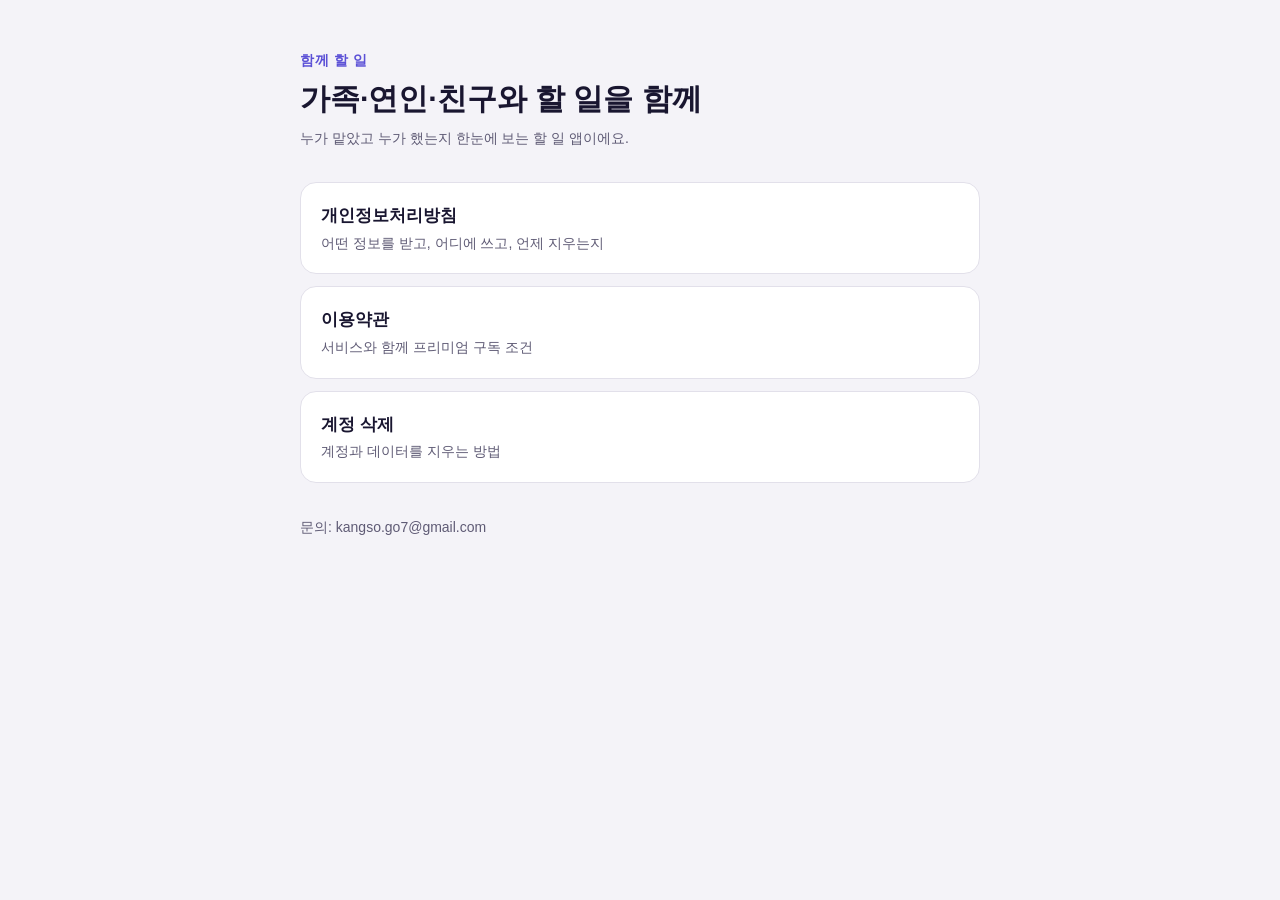
<file: index.html>
<!doctype html>
<html lang="ko">
<head>
<meta charset="utf-8">
<meta name="viewport" content="width=device-width, initial-scale=1, viewport-fit=cover">
<title>함께 할 일</title>
<link rel="stylesheet" href="style.css">
</head>
<body>
<main>
<p class="eyebrow">함께 할 일</p>
<h1>가족·연인·친구와 할 일을 함께</h1>
<p class="meta">누가 맡았고 누가 했는지 한눈에 보는 할 일 앱이에요.</p>
<div class="cards">
<a href="privacy.html">개인정보처리방침<span>어떤 정보를 받고, 어디에 쓰고, 언제 지우는지</span></a>
<a href="terms.html">이용약관<span>서비스와 함께 프리미엄 구독 조건</span></a>
<a href="delete-account.html">계정 삭제<span>계정과 데이터를 지우는 방법</span></a>
</div>
<p style="margin-top:32px;color:var(--sub);font-size:14px">문의: kangso.go7@gmail.com</p>
</main>
</body>
</html>
</file>
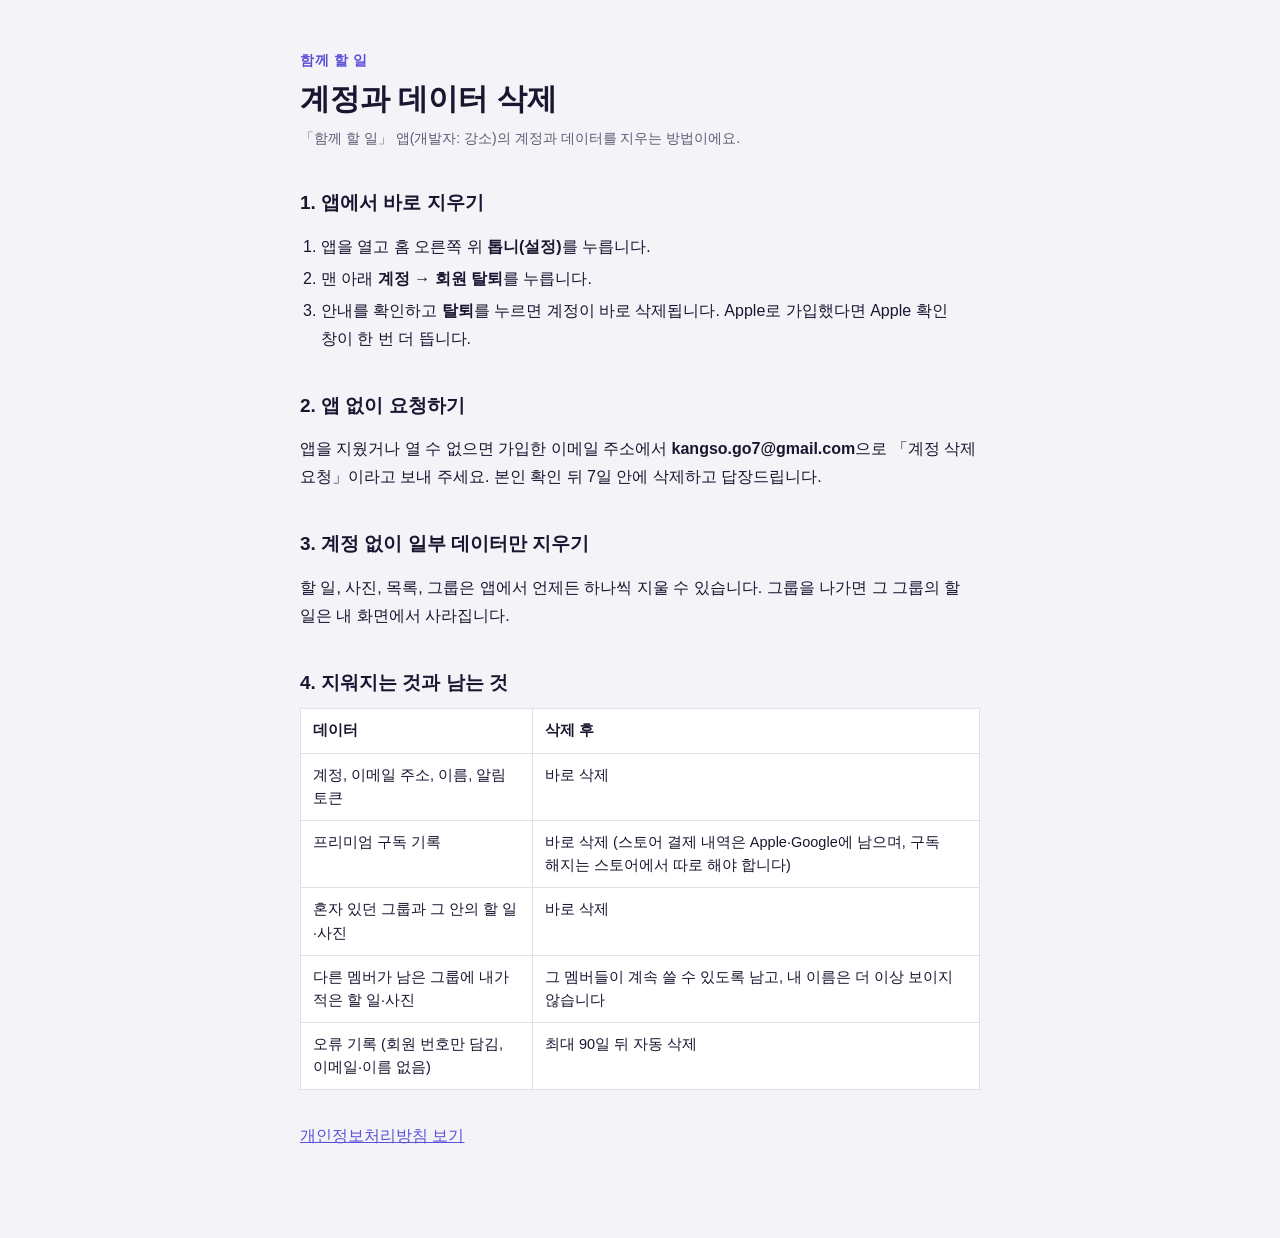
<file: delete-account.html>
<!doctype html>
<html lang="ko">
<head>
<meta charset="utf-8">
<meta name="viewport" content="width=device-width, initial-scale=1, viewport-fit=cover">
<title>계정 삭제 · 함께 할 일</title>
<link rel="stylesheet" href="style.css">
</head>
<body>
<main>
<p class="eyebrow">함께 할 일</p>
<h1>계정과 데이터 삭제</h1>
<p class="meta">「함께 할 일」 앱(개발자: 강소)의 계정과 데이터를 지우는 방법이에요.</p>

<h2>1. 앱에서 바로 지우기</h2>
<ol>
<li>앱을 열고 홈 오른쪽 위 <b>톱니(설정)</b>를 누릅니다.</li>
<li>맨 아래 <b>계정 → 회원 탈퇴</b>를 누릅니다.</li>
<li>안내를 확인하고 <b>탈퇴</b>를 누르면 계정이 바로 삭제됩니다. Apple로 가입했다면 Apple 확인 창이 한 번 더 뜹니다.</li>
</ol>

<h2>2. 앱 없이 요청하기</h2>
<p>앱을 지웠거나 열 수 없으면 가입한 이메일 주소에서 <b>kangso.go7@gmail.com</b>으로 「계정 삭제 요청」이라고 보내 주세요. 본인 확인 뒤 7일 안에 삭제하고 답장드립니다.</p>

<h2>3. 계정 없이 일부 데이터만 지우기</h2>
<p>할 일, 사진, 목록, 그룹은 앱에서 언제든 하나씩 지울 수 있습니다. 그룹을 나가면 그 그룹의 할 일은 내 화면에서 사라집니다.</p>

<h2>4. 지워지는 것과 남는 것</h2>
<div class="table">
<table>
<thead><tr><th>데이터</th><th>삭제 후</th></tr></thead>
<tbody>
<tr><td>계정, 이메일 주소, 이름, 알림 토큰</td><td>바로 삭제</td></tr>
<tr><td>프리미엄 구독 기록</td><td>바로 삭제 (스토어 결제 내역은 Apple·Google에 남으며, 구독 해지는 스토어에서 따로 해야 합니다)</td></tr>
<tr><td>혼자 있던 그룹과 그 안의 할 일·사진</td><td>바로 삭제</td></tr>
<tr><td>다른 멤버가 남은 그룹에 내가 적은 할 일·사진</td><td>그 멤버들이 계속 쓸 수 있도록 남고, 내 이름은 더 이상 보이지 않습니다</td></tr>
<tr><td>오류 기록 (회원 번호만 담김, 이메일·이름 없음)</td><td>최대 90일 뒤 자동 삭제</td></tr>
</tbody>
</table>
</div>

<p style="margin-top:32px"><a href="privacy.html">개인정보처리방침 보기</a></p>
</main>
</body>
</html>
</file>
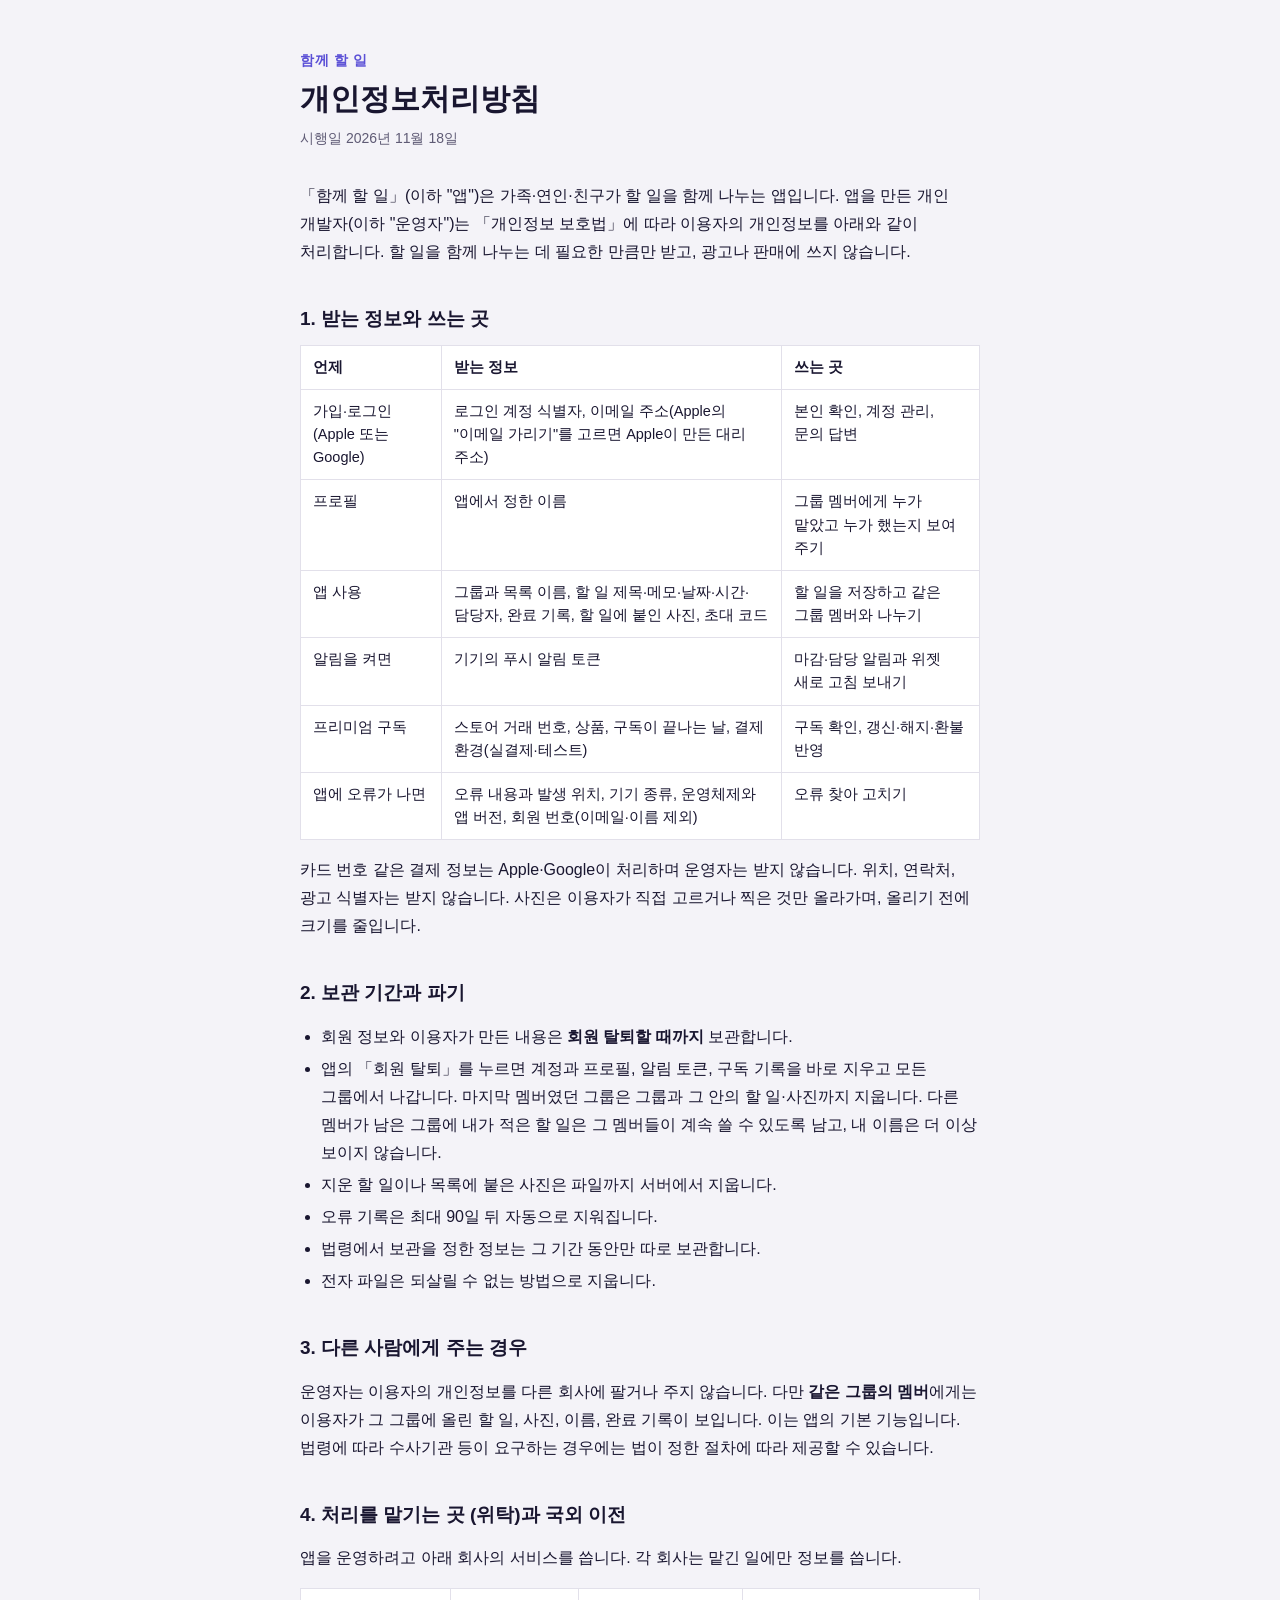
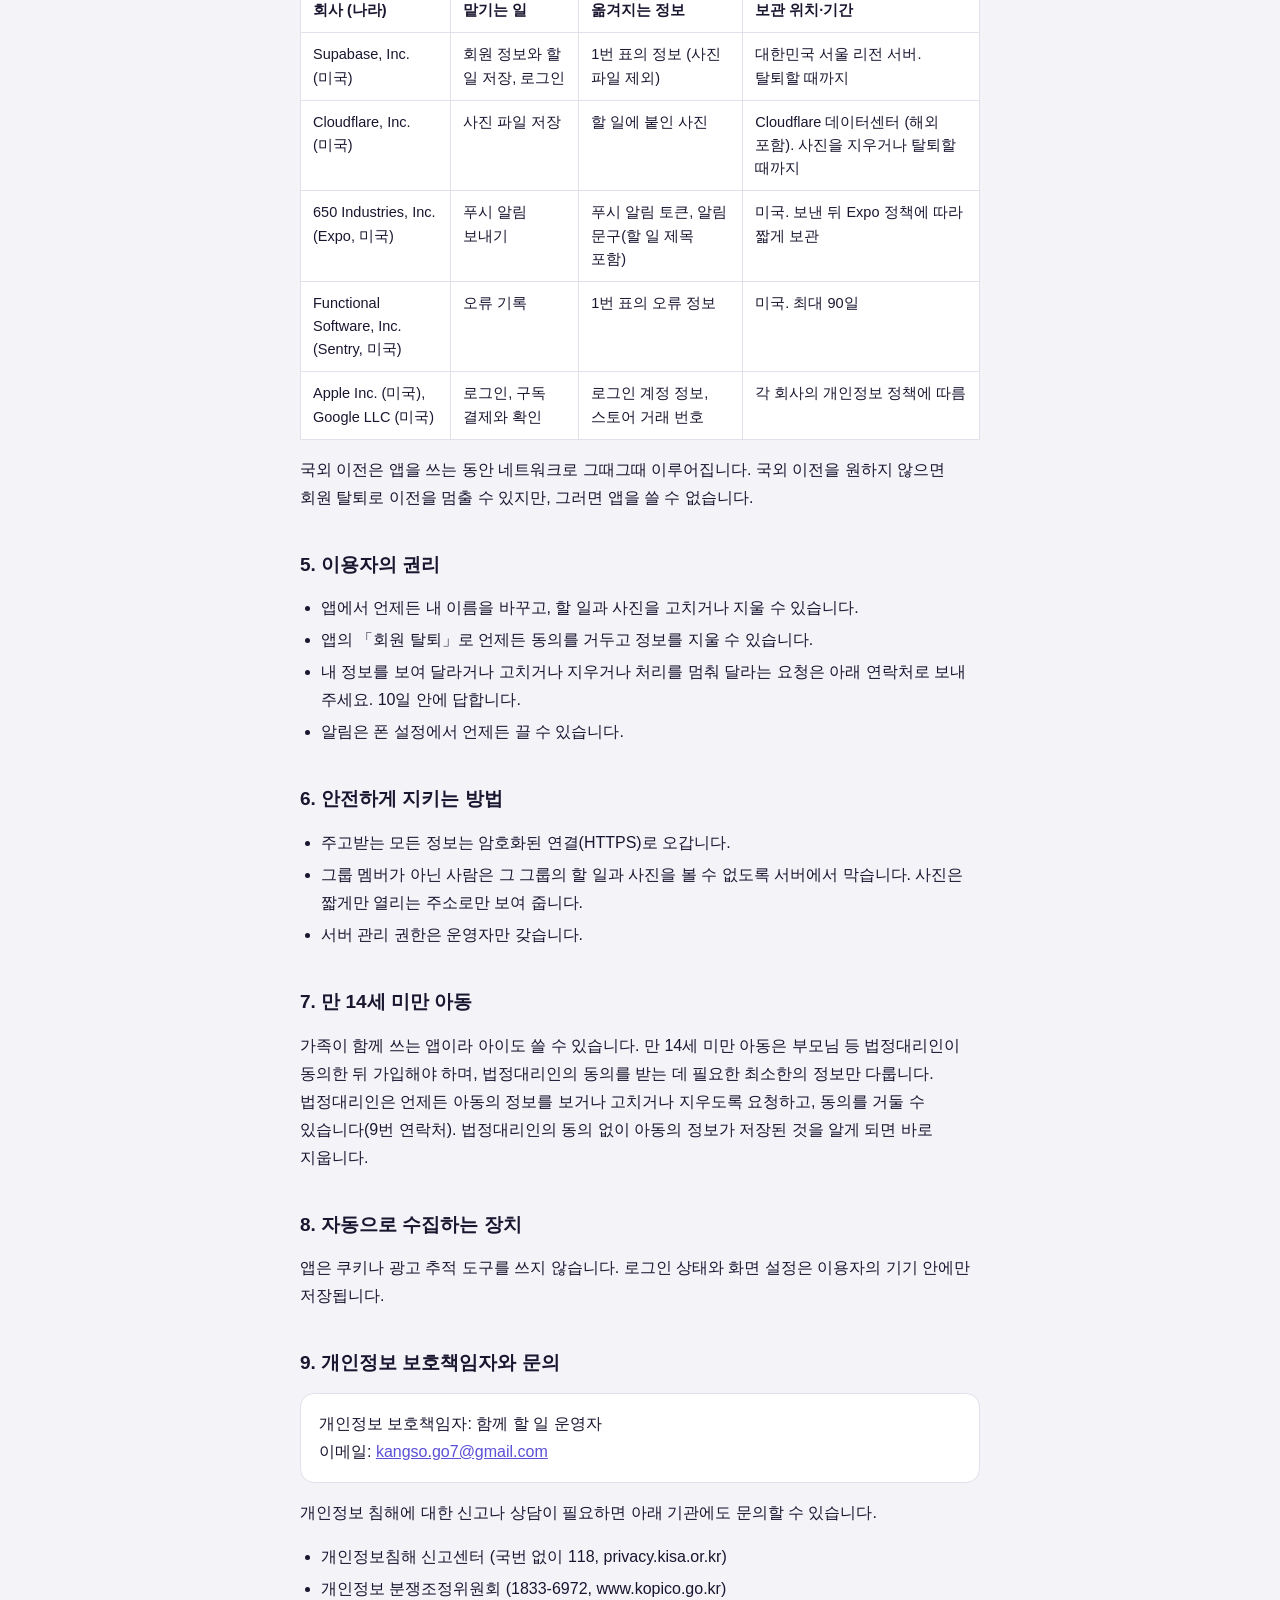
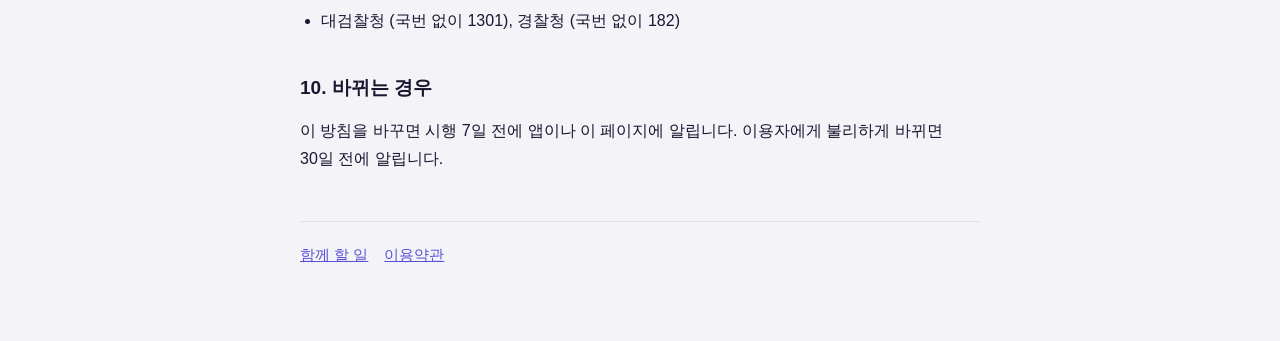
<file: privacy.html>
<!doctype html>
<html lang="ko">
<head>
<meta charset="utf-8">
<meta name="viewport" content="width=device-width, initial-scale=1, viewport-fit=cover">
<title>개인정보처리방침 · 함께 할 일</title>
<link rel="stylesheet" href="style.css">
</head>
<body>
<main>
<p class="eyebrow">함께 할 일</p>
<h1>개인정보처리방침</h1>
<p class="meta">시행일 2026년 11월 18일</p>

<p>「함께 할 일」(이하 "앱")은 가족·연인·친구가 할 일을 함께 나누는 앱입니다. 앱을 만든 개인 개발자(이하 "운영자")는 「개인정보 보호법」에 따라 이용자의 개인정보를 아래와 같이 처리합니다. 할 일을 함께 나누는 데 필요한 만큼만 받고, 광고나 판매에 쓰지 않습니다.</p>

<h2>1. 받는 정보와 쓰는 곳</h2>
<div class="table">
<table>
<thead><tr><th>언제</th><th>받는 정보</th><th>쓰는 곳</th></tr></thead>
<tbody>
<tr><td>가입·로그인 (Apple 또는 Google)</td><td>로그인 계정 식별자, 이메일 주소(Apple의 "이메일 가리기"를 고르면 Apple이 만든 대리 주소)</td><td>본인 확인, 계정 관리, 문의 답변</td></tr>
<tr><td>프로필</td><td>앱에서 정한 이름</td><td>그룹 멤버에게 누가 맡았고 누가 했는지 보여 주기</td></tr>
<tr><td>앱 사용</td><td>그룹과 목록 이름, 할 일 제목·메모·날짜·시간·담당자, 완료 기록, 할 일에 붙인 사진, 초대 코드</td><td>할 일을 저장하고 같은 그룹 멤버와 나누기</td></tr>
<tr><td>알림을 켜면</td><td>기기의 푸시 알림 토큰</td><td>마감·담당 알림과 위젯 새로 고침 보내기</td></tr>
<tr><td>프리미엄 구독</td><td>스토어 거래 번호, 상품, 구독이 끝나는 날, 결제 환경(실결제·테스트)</td><td>구독 확인, 갱신·해지·환불 반영</td></tr>
<tr><td>앱에 오류가 나면</td><td>오류 내용과 발생 위치, 기기 종류, 운영체제와 앱 버전, 회원 번호(이메일·이름 제외)</td><td>오류 찾아 고치기</td></tr>
</tbody>
</table>
</div>
<p>카드 번호 같은 결제 정보는 Apple·Google이 처리하며 운영자는 받지 않습니다. 위치, 연락처, 광고 식별자는 받지 않습니다. 사진은 이용자가 직접 고르거나 찍은 것만 올라가며, 올리기 전에 크기를 줄입니다.</p>

<h2>2. 보관 기간과 파기</h2>
<ul>
<li>회원 정보와 이용자가 만든 내용은 <b>회원 탈퇴할 때까지</b> 보관합니다.</li>
<li>앱의 「회원 탈퇴」를 누르면 계정과 프로필, 알림 토큰, 구독 기록을 바로 지우고 모든 그룹에서 나갑니다. 마지막 멤버였던 그룹은 그룹과 그 안의 할 일·사진까지 지웁니다. 다른 멤버가 남은 그룹에 내가 적은 할 일은 그 멤버들이 계속 쓸 수 있도록 남고, 내 이름은 더 이상 보이지 않습니다.</li>
<li>지운 할 일이나 목록에 붙은 사진은 파일까지 서버에서 지웁니다.</li>
<li>오류 기록은 최대 90일 뒤 자동으로 지워집니다.</li>
<li>법령에서 보관을 정한 정보는 그 기간 동안만 따로 보관합니다.</li>
<li>전자 파일은 되살릴 수 없는 방법으로 지웁니다.</li>
</ul>

<h2>3. 다른 사람에게 주는 경우</h2>
<p>운영자는 이용자의 개인정보를 다른 회사에 팔거나 주지 않습니다. 다만 <b>같은 그룹의 멤버</b>에게는 이용자가 그 그룹에 올린 할 일, 사진, 이름, 완료 기록이 보입니다. 이는 앱의 기본 기능입니다. 법령에 따라 수사기관 등이 요구하는 경우에는 법이 정한 절차에 따라 제공할 수 있습니다.</p>

<h2>4. 처리를 맡기는 곳 (위탁)과 국외 이전</h2>
<p>앱을 운영하려고 아래 회사의 서비스를 씁니다. 각 회사는 맡긴 일에만 정보를 씁니다.</p>
<div class="table">
<table>
<thead><tr><th>회사 (나라)</th><th>맡기는 일</th><th>옮겨지는 정보</th><th>보관 위치·기간</th></tr></thead>
<tbody>
<tr><td>Supabase, Inc. (미국)</td><td>회원 정보와 할 일 저장, 로그인</td><td>1번 표의 정보 (사진 파일 제외)</td><td>대한민국 서울 리전 서버. 탈퇴할 때까지</td></tr>
<tr><td>Cloudflare, Inc. (미국)</td><td>사진 파일 저장</td><td>할 일에 붙인 사진</td><td>Cloudflare 데이터센터 (해외 포함). 사진을 지우거나 탈퇴할 때까지</td></tr>
<tr><td>650 Industries, Inc. (Expo, 미국)</td><td>푸시 알림 보내기</td><td>푸시 알림 토큰, 알림 문구(할 일 제목 포함)</td><td>미국. 보낸 뒤 Expo 정책에 따라 짧게 보관</td></tr>
<tr><td>Functional Software, Inc. (Sentry, 미국)</td><td>오류 기록</td><td>1번 표의 오류 정보</td><td>미국. 최대 90일</td></tr>
<tr><td>Apple Inc. (미국), Google LLC (미국)</td><td>로그인, 구독 결제와 확인</td><td>로그인 계정 정보, 스토어 거래 번호</td><td>각 회사의 개인정보 정책에 따름</td></tr>
</tbody>
</table>
</div>
<p>국외 이전은 앱을 쓰는 동안 네트워크로 그때그때 이루어집니다. 국외 이전을 원하지 않으면 회원 탈퇴로 이전을 멈출 수 있지만, 그러면 앱을 쓸 수 없습니다.</p>

<h2>5. 이용자의 권리</h2>
<ul>
<li>앱에서 언제든 내 이름을 바꾸고, 할 일과 사진을 고치거나 지울 수 있습니다.</li>
<li>앱의 「회원 탈퇴」로 언제든 동의를 거두고 정보를 지울 수 있습니다.</li>
<li>내 정보를 보여 달라거나 고치거나 지우거나 처리를 멈춰 달라는 요청은 아래 연락처로 보내 주세요. 10일 안에 답합니다.</li>
<li>알림은 폰 설정에서 언제든 끌 수 있습니다.</li>
</ul>

<h2>6. 안전하게 지키는 방법</h2>
<ul>
<li>주고받는 모든 정보는 암호화된 연결(HTTPS)로 오갑니다.</li>
<li>그룹 멤버가 아닌 사람은 그 그룹의 할 일과 사진을 볼 수 없도록 서버에서 막습니다. 사진은 짧게만 열리는 주소로만 보여 줍니다.</li>
<li>서버 관리 권한은 운영자만 갖습니다.</li>
</ul>

<h2>7. 만 14세 미만 아동</h2>
<p>가족이 함께 쓰는 앱이라 아이도 쓸 수 있습니다. 만 14세 미만 아동은 부모님 등 법정대리인이 동의한 뒤 가입해야 하며, 법정대리인의 동의를 받는 데 필요한 최소한의 정보만 다룹니다. 법정대리인은 언제든 아동의 정보를 보거나 고치거나 지우도록 요청하고, 동의를 거둘 수 있습니다(9번 연락처). 법정대리인의 동의 없이 아동의 정보가 저장된 것을 알게 되면 바로 지웁니다.</p>

<h2>8. 자동으로 수집하는 장치</h2>
<p>앱은 쿠키나 광고 추적 도구를 쓰지 않습니다. 로그인 상태와 화면 설정은 이용자의 기기 안에만 저장됩니다.</p>

<h2>9. 개인정보 보호책임자와 문의</h2>
<div class="note">
<p style="margin:0">개인정보 보호책임자: 함께 할 일 운영자<br>이메일: <a href="mailto:kangso.go7@gmail.com">kangso.go7@gmail.com</a></p>
</div>
<p>개인정보 침해에 대한 신고나 상담이 필요하면 아래 기관에도 문의할 수 있습니다.</p>
<ul>
<li>개인정보침해 신고센터 (국번 없이 118, privacy.kisa.or.kr)</li>
<li>개인정보 분쟁조정위원회 (1833-6972, www.kopico.go.kr)</li>
<li>대검찰청 (국번 없이 1301), 경찰청 (국번 없이 182)</li>
</ul>

<h2>10. 바뀌는 경우</h2>
<p>이 방침을 바꾸면 시행 7일 전에 앱이나 이 페이지에 알립니다. 이용자에게 불리하게 바뀌면 30일 전에 알립니다.</p>

<nav><a href="./">함께 할 일</a><a href="terms.html">이용약관</a></nav>
</main>
<script>
document.querySelectorAll("table").forEach(function (t) {
  var heads = Array.prototype.map.call(t.querySelectorAll("thead th"), function (th) { return th.textContent; });
  t.querySelectorAll("tbody tr").forEach(function (tr) {
    Array.prototype.forEach.call(tr.children, function (td, i) { td.setAttribute("data-label", heads[i] || ""); });
  });
});
</script>
</body>
</html>
</file>
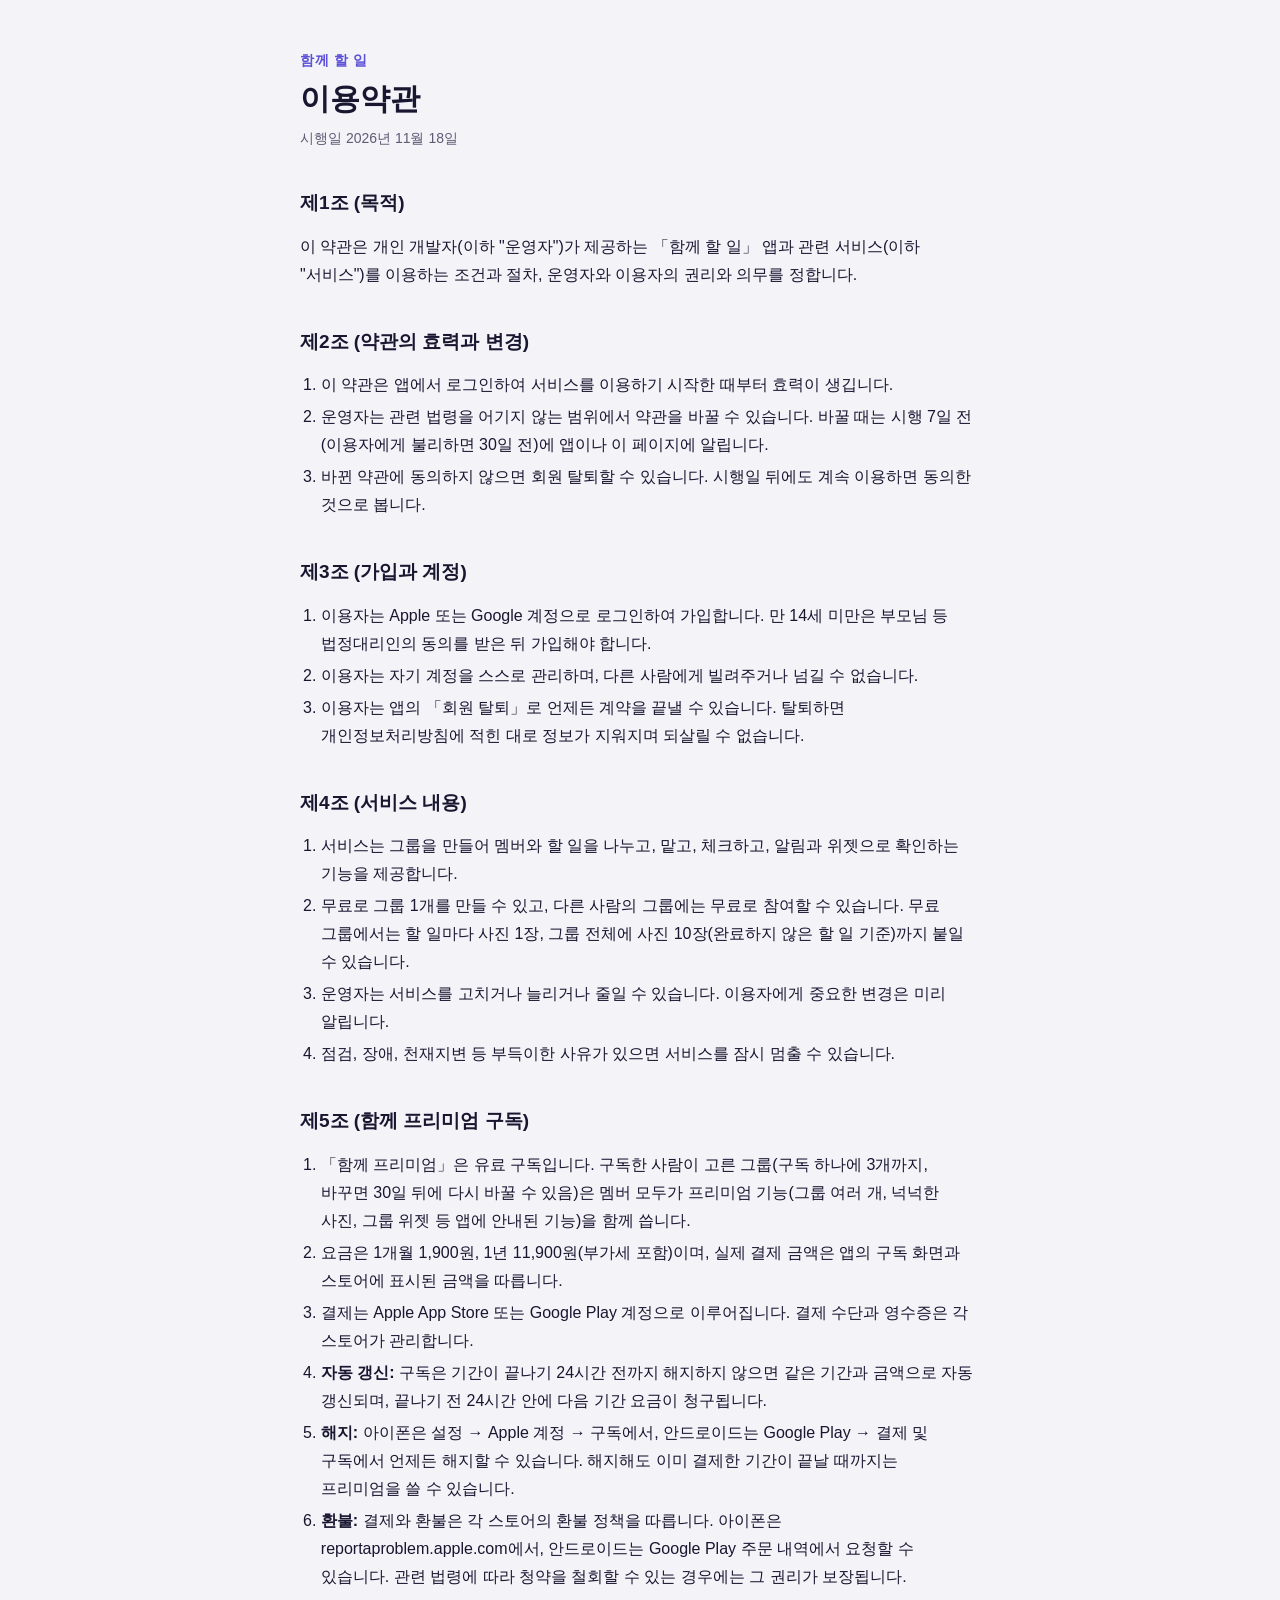
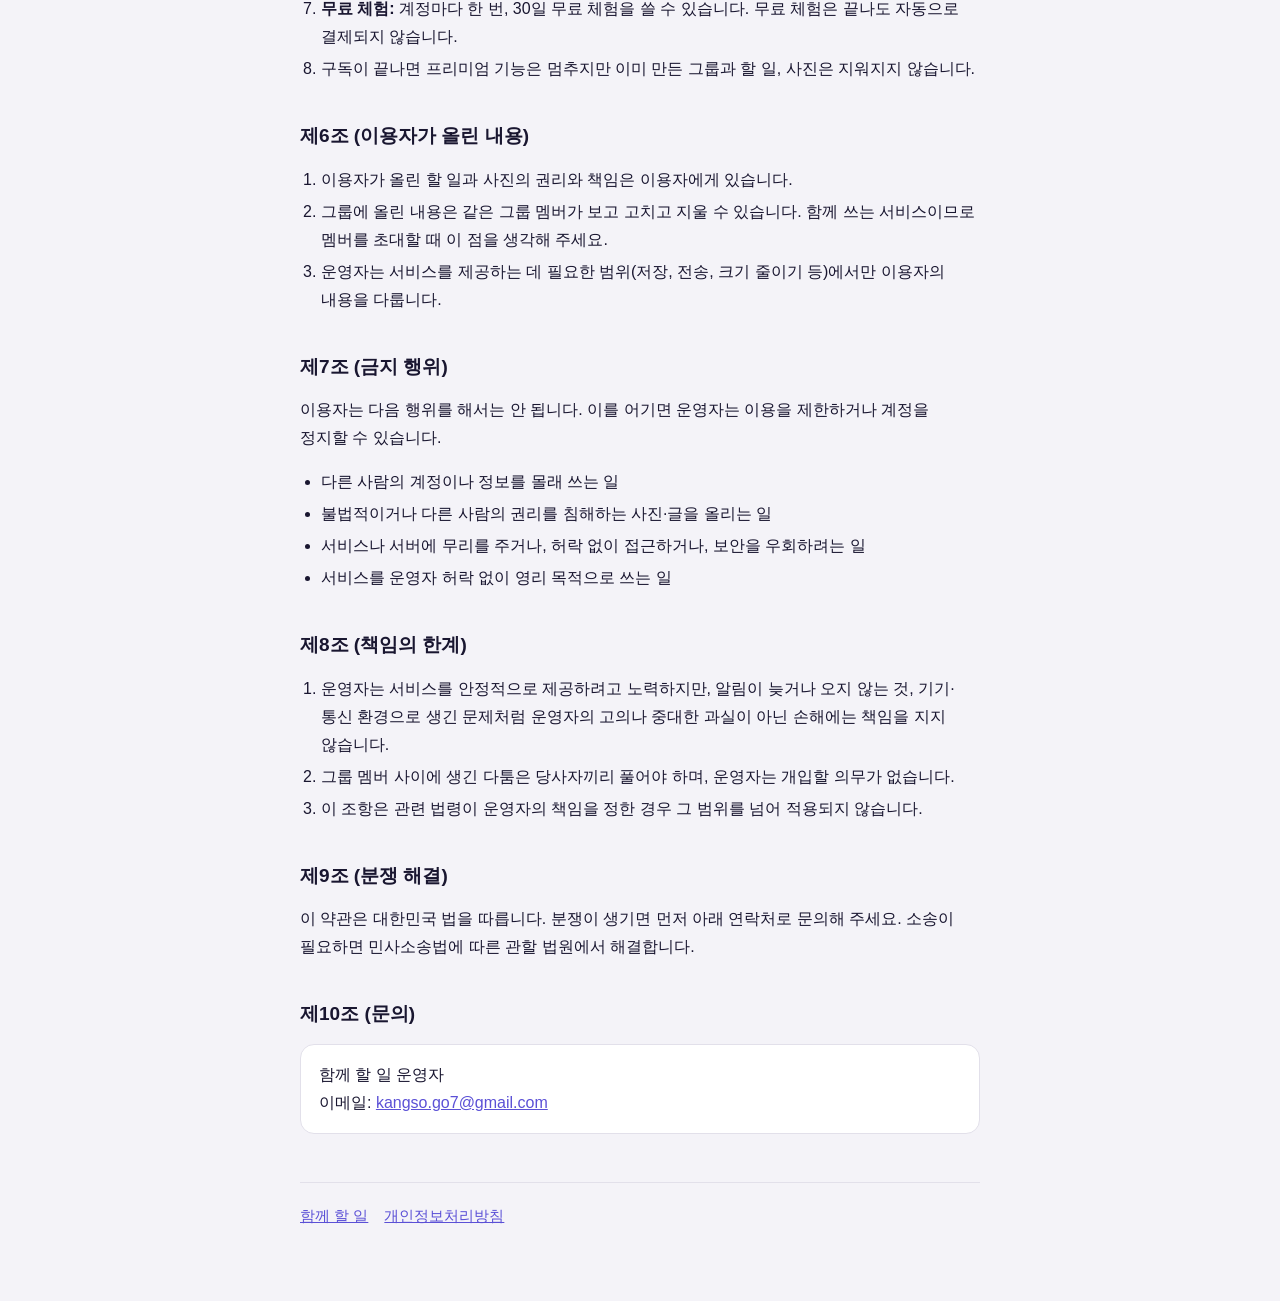
<file: terms.html>
<!doctype html>
<html lang="ko">
<head>
<meta charset="utf-8">
<meta name="viewport" content="width=device-width, initial-scale=1, viewport-fit=cover">
<title>이용약관 · 함께 할 일</title>
<link rel="stylesheet" href="style.css">
</head>
<body>
<main>
<p class="eyebrow">함께 할 일</p>
<h1>이용약관</h1>
<p class="meta">시행일 2026년 11월 18일</p>

<h2>제1조 (목적)</h2>
<p>이 약관은 개인 개발자(이하 "운영자")가 제공하는 「함께 할 일」 앱과 관련 서비스(이하 "서비스")를 이용하는 조건과 절차, 운영자와 이용자의 권리와 의무를 정합니다.</p>

<h2>제2조 (약관의 효력과 변경)</h2>
<ol>
<li>이 약관은 앱에서 로그인하여 서비스를 이용하기 시작한 때부터 효력이 생깁니다.</li>
<li>운영자는 관련 법령을 어기지 않는 범위에서 약관을 바꿀 수 있습니다. 바꿀 때는 시행 7일 전(이용자에게 불리하면 30일 전)에 앱이나 이 페이지에 알립니다.</li>
<li>바뀐 약관에 동의하지 않으면 회원 탈퇴할 수 있습니다. 시행일 뒤에도 계속 이용하면 동의한 것으로 봅니다.</li>
</ol>

<h2>제3조 (가입과 계정)</h2>
<ol>
<li>이용자는 Apple 또는 Google 계정으로 로그인하여 가입합니다. 만 14세 미만은 부모님 등 법정대리인의 동의를 받은 뒤 가입해야 합니다.</li>
<li>이용자는 자기 계정을 스스로 관리하며, 다른 사람에게 빌려주거나 넘길 수 없습니다.</li>
<li>이용자는 앱의 「회원 탈퇴」로 언제든 계약을 끝낼 수 있습니다. 탈퇴하면 개인정보처리방침에 적힌 대로 정보가 지워지며 되살릴 수 없습니다.</li>
</ol>

<h2>제4조 (서비스 내용)</h2>
<ol>
<li>서비스는 그룹을 만들어 멤버와 할 일을 나누고, 맡고, 체크하고, 알림과 위젯으로 확인하는 기능을 제공합니다.</li>
<li>무료로 그룹 1개를 만들 수 있고, 다른 사람의 그룹에는 무료로 참여할 수 있습니다. 무료 그룹에서는 할 일마다 사진 1장, 그룹 전체에 사진 10장(완료하지 않은 할 일 기준)까지 붙일 수 있습니다.</li>
<li>운영자는 서비스를 고치거나 늘리거나 줄일 수 있습니다. 이용자에게 중요한 변경은 미리 알립니다.</li>
<li>점검, 장애, 천재지변 등 부득이한 사유가 있으면 서비스를 잠시 멈출 수 있습니다.</li>
</ol>

<h2>제5조 (함께 프리미엄 구독)</h2>
<ol>
<li>「함께 프리미엄」은 유료 구독입니다. 구독한 사람이 고른 그룹(구독 하나에 3개까지, 바꾸면 30일 뒤에 다시 바꿀 수 있음)은 멤버 모두가 프리미엄 기능(그룹 여러 개, 넉넉한 사진, 그룹 위젯 등 앱에 안내된 기능)을 함께 씁니다.</li>
<li>요금은 1개월 1,900원, 1년 11,900원(부가세 포함)이며, 실제 결제 금액은 앱의 구독 화면과 스토어에 표시된 금액을 따릅니다.</li>
<li>결제는 Apple App Store 또는 Google Play 계정으로 이루어집니다. 결제 수단과 영수증은 각 스토어가 관리합니다.</li>
<li><b>자동 갱신:</b> 구독은 기간이 끝나기 24시간 전까지 해지하지 않으면 같은 기간과 금액으로 자동 갱신되며, 끝나기 전 24시간 안에 다음 기간 요금이 청구됩니다.</li>
<li><b>해지:</b> 아이폰은 설정 → Apple 계정 → 구독에서, 안드로이드는 Google Play → 결제 및 구독에서 언제든 해지할 수 있습니다. 해지해도 이미 결제한 기간이 끝날 때까지는 프리미엄을 쓸 수 있습니다.</li>
<li><b>환불:</b> 결제와 환불은 각 스토어의 환불 정책을 따릅니다. 아이폰은 reportaproblem.apple.com에서, 안드로이드는 Google Play 주문 내역에서 요청할 수 있습니다. 관련 법령에 따라 청약을 철회할 수 있는 경우에는 그 권리가 보장됩니다.</li>
<li><b>무료 체험:</b> 계정마다 한 번, 30일 무료 체험을 쓸 수 있습니다. 무료 체험은 끝나도 자동으로 결제되지 않습니다.</li>
<li>구독이 끝나면 프리미엄 기능은 멈추지만 이미 만든 그룹과 할 일, 사진은 지워지지 않습니다.</li>
</ol>

<h2>제6조 (이용자가 올린 내용)</h2>
<ol>
<li>이용자가 올린 할 일과 사진의 권리와 책임은 이용자에게 있습니다.</li>
<li>그룹에 올린 내용은 같은 그룹 멤버가 보고 고치고 지울 수 있습니다. 함께 쓰는 서비스이므로 멤버를 초대할 때 이 점을 생각해 주세요.</li>
<li>운영자는 서비스를 제공하는 데 필요한 범위(저장, 전송, 크기 줄이기 등)에서만 이용자의 내용을 다룹니다.</li>
</ol>

<h2>제7조 (금지 행위)</h2>
<p>이용자는 다음 행위를 해서는 안 됩니다. 이를 어기면 운영자는 이용을 제한하거나 계정을 정지할 수 있습니다.</p>
<ul>
<li>다른 사람의 계정이나 정보를 몰래 쓰는 일</li>
<li>불법적이거나 다른 사람의 권리를 침해하는 사진·글을 올리는 일</li>
<li>서비스나 서버에 무리를 주거나, 허락 없이 접근하거나, 보안을 우회하려는 일</li>
<li>서비스를 운영자 허락 없이 영리 목적으로 쓰는 일</li>
</ul>

<h2>제8조 (책임의 한계)</h2>
<ol>
<li>운영자는 서비스를 안정적으로 제공하려고 노력하지만, 알림이 늦거나 오지 않는 것, 기기·통신 환경으로 생긴 문제처럼 운영자의 고의나 중대한 과실이 아닌 손해에는 책임을 지지 않습니다.</li>
<li>그룹 멤버 사이에 생긴 다툼은 당사자끼리 풀어야 하며, 운영자는 개입할 의무가 없습니다.</li>
<li>이 조항은 관련 법령이 운영자의 책임을 정한 경우 그 범위를 넘어 적용되지 않습니다.</li>
</ol>

<h2>제9조 (분쟁 해결)</h2>
<p>이 약관은 대한민국 법을 따릅니다. 분쟁이 생기면 먼저 아래 연락처로 문의해 주세요. 소송이 필요하면 민사소송법에 따른 관할 법원에서 해결합니다.</p>

<h2>제10조 (문의)</h2>
<div class="note">
<p style="margin:0">함께 할 일 운영자<br>이메일: <a href="mailto:kangso.go7@gmail.com">kangso.go7@gmail.com</a></p>
</div>

<nav><a href="./">함께 할 일</a><a href="privacy.html">개인정보처리방침</a></nav>
</main>
</body>
</html>
</file>
<file: style.css>
:root {
  --bg: #f4f3f8;
  --card: #ffffff;
  --text: #191630;
  --sub: #5f5b75;
  --line: #e2e0ea;
  --accent: #5b50d6;
  color-scheme: light;
}
@media (prefers-color-scheme: dark) {
  :root {
    --bg: #121119;
    --card: #1a1923;
    --text: #f5f4fa;
    --sub: #aaa7b8;
    --line: #2c2a38;
    --accent: #a29bf5;
    color-scheme: dark;
  }
}
* { box-sizing: border-box; }
body {
  margin: 0;
  background: var(--bg);
  color: var(--text);
  font: 16px/1.75 -apple-system, BlinkMacSystemFont, 'Apple SD Gothic Neo', 'Noto Sans KR', 'Malgun Gothic', sans-serif;
  word-break: keep-all;
  overflow-wrap: anywhere;
}
main {
  max-width: 720px;
  margin: 0 auto;
  padding-block: 48px 72px;
  padding-left: max(20px, env(safe-area-inset-left, 0px));
  padding-right: max(20px, env(safe-area-inset-right, 0px));
}
.eyebrow { margin: 0 0 6px; font-size: 14px; font-weight: 700; letter-spacing: 0.04em; color: var(--accent); }
h1 { margin: 0 0 8px; font-size: 30px; line-height: 1.3; text-wrap: balance; }
.meta { margin: 0 0 32px; color: var(--sub); font-size: 14px; }
h2 { margin: 40px 0 10px; font-size: 19px; line-height: 1.4; }
h3 { margin: 22px 0 6px; font-size: 16px; }
p, li { color: var(--text); }
ul, ol { padding-left: 1.3em; }
li + li { margin-top: 4px; }
a { color: var(--accent); }
.note { background: var(--card); border: 1px solid var(--line); border-radius: 14px; padding: 16px 18px; margin: 16px 0; }
.table { overflow-x: auto; margin: 12px 0; }
table { border-collapse: collapse; width: 100%; min-width: 560px; font-size: 14.5px; background: var(--card); }
th, td { border: 1px solid var(--line); padding: 10px 12px; text-align: left; vertical-align: top; line-height: 1.6; }
th { font-weight: 700; }
nav { display: flex; gap: 16px; flex-wrap: wrap; margin-top: 48px; padding-top: 20px; border-top: 1px solid var(--line); font-size: 15px; }
.cards { display: grid; gap: 12px; margin-top: 24px; }
.cards a { display: block; background: var(--card); border: 1px solid var(--line); border-radius: 16px; padding: 18px 20px; text-decoration: none; color: var(--text); font-weight: 700; font-size: 17px; }
.cards a span { display: block; font-weight: 400; font-size: 14px; color: var(--sub); }
@media (max-width: 600px) {
  table { min-width: 0; background: transparent; }
  thead { display: none; }
  table, tbody, tr, td { display: block; width: 100%; }
  tr { background: var(--card); border: 1px solid var(--line); border-radius: 14px; padding: 12px 14px; margin-bottom: 10px; }
  td { border: 0; padding: 3px 0; }
  td:first-child { font-weight: 700; font-size: 15.5px; padding-bottom: 6px; }
  td[data-label]:not(:first-child)::before { content: attr(data-label); display: block; font-size: 12.5px; font-weight: 700; color: var(--sub); }
}
</file>
